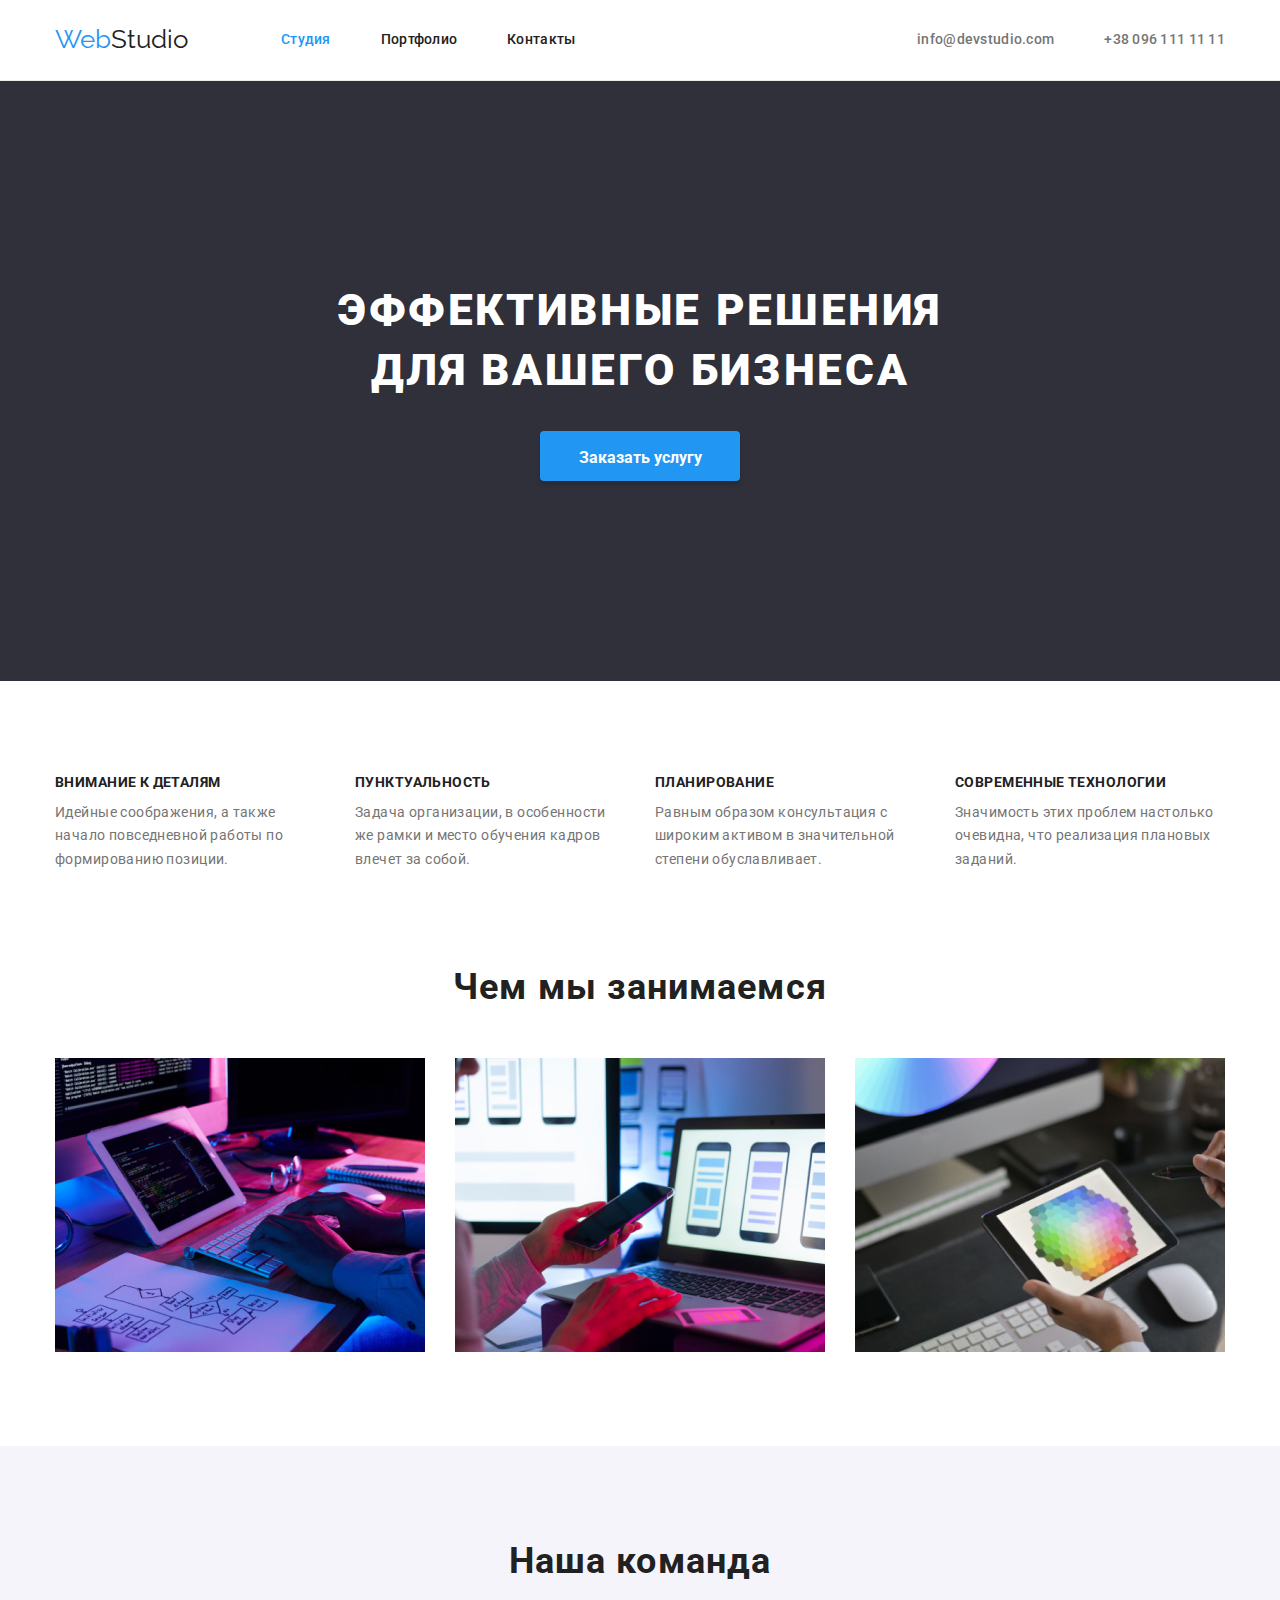
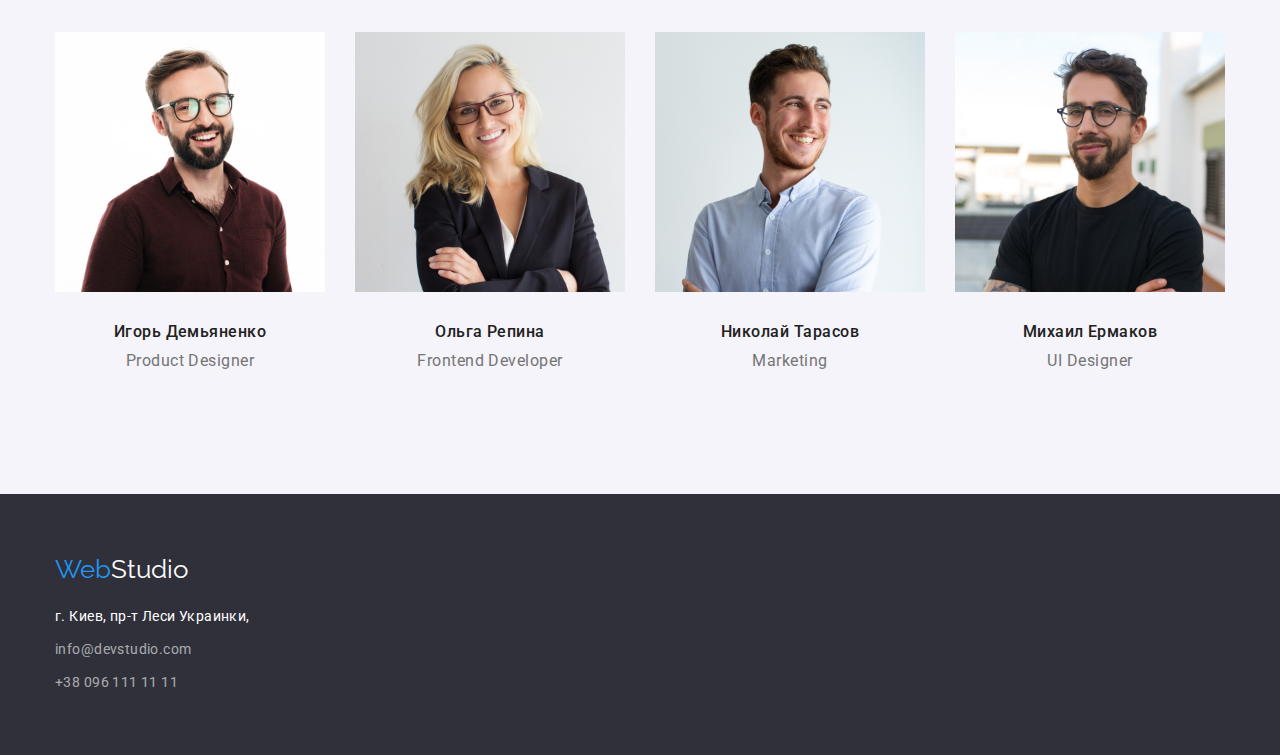
<file: index.html>
<!DOCTYPE html>
<html lang="ru">
  <head>
    <meta charset="UTF-8" />
    <meta http-equiv="X-UA-Compatible" content="IE=edge" />
    <meta name="viewport" content="width=device-width, initial-scale=1.0" />
    <title lang="en">WebStudio</title>
    <link rel="preconnect" href="https://fonts.googleapis.com" />
    <link rel="preconnect" href="https://fonts.gstatic.com" crossorigin />
    <link
      href="https://fonts.googleapis.com/css2?family=Raleway:wght@700&family=Roboto:wght@400;500;700;900&display=swap"
      rel="stylesheet"
    />
    <link
      rel="stylesheet"
      href="https://cdnjs.cloudflare.com/ajax/libs/modern-normalize/1.1.0/modern-normalize.min.css"
    />
    <link rel="stylesheet" href="./css/styles.css" />
  </head>

  <body>
    <!--Шапка сайта-->
    <header class="page-header">
      <div class="container main-nav">
        <nav class="nav-menu">
          <a class="logo-site" href="./index.html"
            ><span class="logo-part">Web</span>Studio</a
          >
          <ul class="list site-nav">
            <li class="item">
              <a class="link-nav current" href="./index.html">Студия</a>
            </li>
            <li class="item">
              <a class="link-nav" href="./portfolio.html">Портфолио</a>
            </li>
            <li class="item"><a class="link-nav" href="">Контакты</a></li>
          </ul>
        </nav>

        <ul class="list contact-nav">
          <li class="item">
            <a class="link-contacts" href="mailto:info@devstudio.com"
              >info@devstudio.com</a
            >
          </li>
          <li class="item">
            <a class="link-contacts" href="tel:+380961111111"
              >+38 096 111 11 11</a
            >
          </li>
        </ul>
      </div>
    </header>

    <main>
      <!--Герой-->
      <section class="section hero">
        <h1 class="hero-title">
          Эффективные решения <br />
          для вашего бизнеса
        </h1>
        <button type="button" class="hero-button">Заказать услугу</button>
      </section>

      <!--Наши достоинства-->

      <section class="values-section">
        <div class="container">
          <h2 class="title visually-hidden">Наши достоинства</h2>
          <ul class="list values">
            <li class="item-values">
              <h3 class="title-values">Внимание к деталям</h3>
              <p class="text-values">
                Идейные соображения, а также начало повседневной работы по
                формированию позиции.
              </p>
            </li>
            <li class="item-values">
              <h3 class="title-values">Пунктуальность</h3>
              <p class="text-values">
                Задача организации, в особенности же рамки и место обучения
                кадров влечет за собой.
              </p>
            </li>
            <li class="item-values">
              <h3 class="title-values">Планирование</h3>
              <p class="text-values">
                Равным образом консультация с широким активом в значительной
                степени обуславливает.
              </p>
            </li>
            <li class="item-values">
              <h3 class="title-values">Современные технологии</h3>
              <p class="text-values">
                Значимость этих проблем настолько очевидна, что реализация
                плановых заданий.
              </p>
            </li>
          </ul>
        </div>
      </section>

      <!--Чем мы занимаемся-->

      <section class="section-doing">
        <div class="container">
          <h2 class="heading-section">Чем мы занимаемся</h2>
          <ul class="list doing">
            <li class="item-doing">
              <img
                src="./images/work_on_laptop.jpg"
                alt="работа на ноутбуке"
                width="370"
              />
            </li>
            <li class="item-doing">
              <img
                src="./images/laptop_and_phone.jpg"
                alt="ноутбук и телефон"
                width="370"
              />
            </li>
            <li class="item-doing">
              <img src="./images/tablet.jpg" alt="планшет" width="370" />
            </li>
          </ul>
        </div>
      </section>

      <!--Наша команда-->

      <section class="section team">
        <div class="container team">
          <h2 class="heading-section">Наша команда</h2>
          <ul class="list team">
            <li class="item-team">
              <img
                src="./images/сотрудник1.jpg"
                alt="сотрудник 1"
                width="270"
              />
              <div class="team-info">
                <h3 class="title-team">Игорь Демьяненко</h3>
                <p class="title-info" lang="en">Product Designer</p>
              </div>
            </li>

            <li class="item-team">
              <img
                src="./images/сотрудница2.jpg"
                alt="сотрудница 2"
                width="270"
              />
              <div class="team-info">
                <h3 class="title-team">Ольга Репина</h3>
                <p class="title-info" lang="en">Frontend Developer</p>
              </div>
            </li>

            <li class="item-team">
              <img
                src="./images/сотрудник3.jpg"
                alt="сотрудник 3"
                width="270"
              />
              <div class="team-info">
                <h3 class="title-team">Николай Тарасов</h3>
                <p class="title-info" lang="en">Marketing</p>
              </div>
            </li>

            <li class="item-team">
              <img
                src="./images/сотрудник4.jpg"
                alt="сотрудник 4"
                width="270"
              />
              <div class="team-info">
                <h3 class="title-team">Михаил Ермаков</h3>
                <p class="title-info" lang="en">UI Designer</p>
              </div>
            </li>
          </ul>
        </div>
      </section>
    </main>

    <!--Контакты-->

    <footer class="footer section">
      <div class="container footer">
        <a class="logo-footer" href="./index.html"
          ><span class="logo-part">Web</span>Studio</a
        >
        <address class="adress">
          <p class="text-adress">г. Киев, пр-т Леси Украинки,</p>
          <ul class="list adress">
            <li class="item-adress">
              <a class="link-adress" href="mailto:info@devstudio.com"
                >info@devstudio.com</a
              >
            </li>
            <li class="item-adress">
              <a class="link-adress" href="tel:+380961111111"
                >+38 096 111 11 11</a
              >
            </li>
          </ul>
        </address>
      </div>
    </footer>
  </body>
</html>
</file>
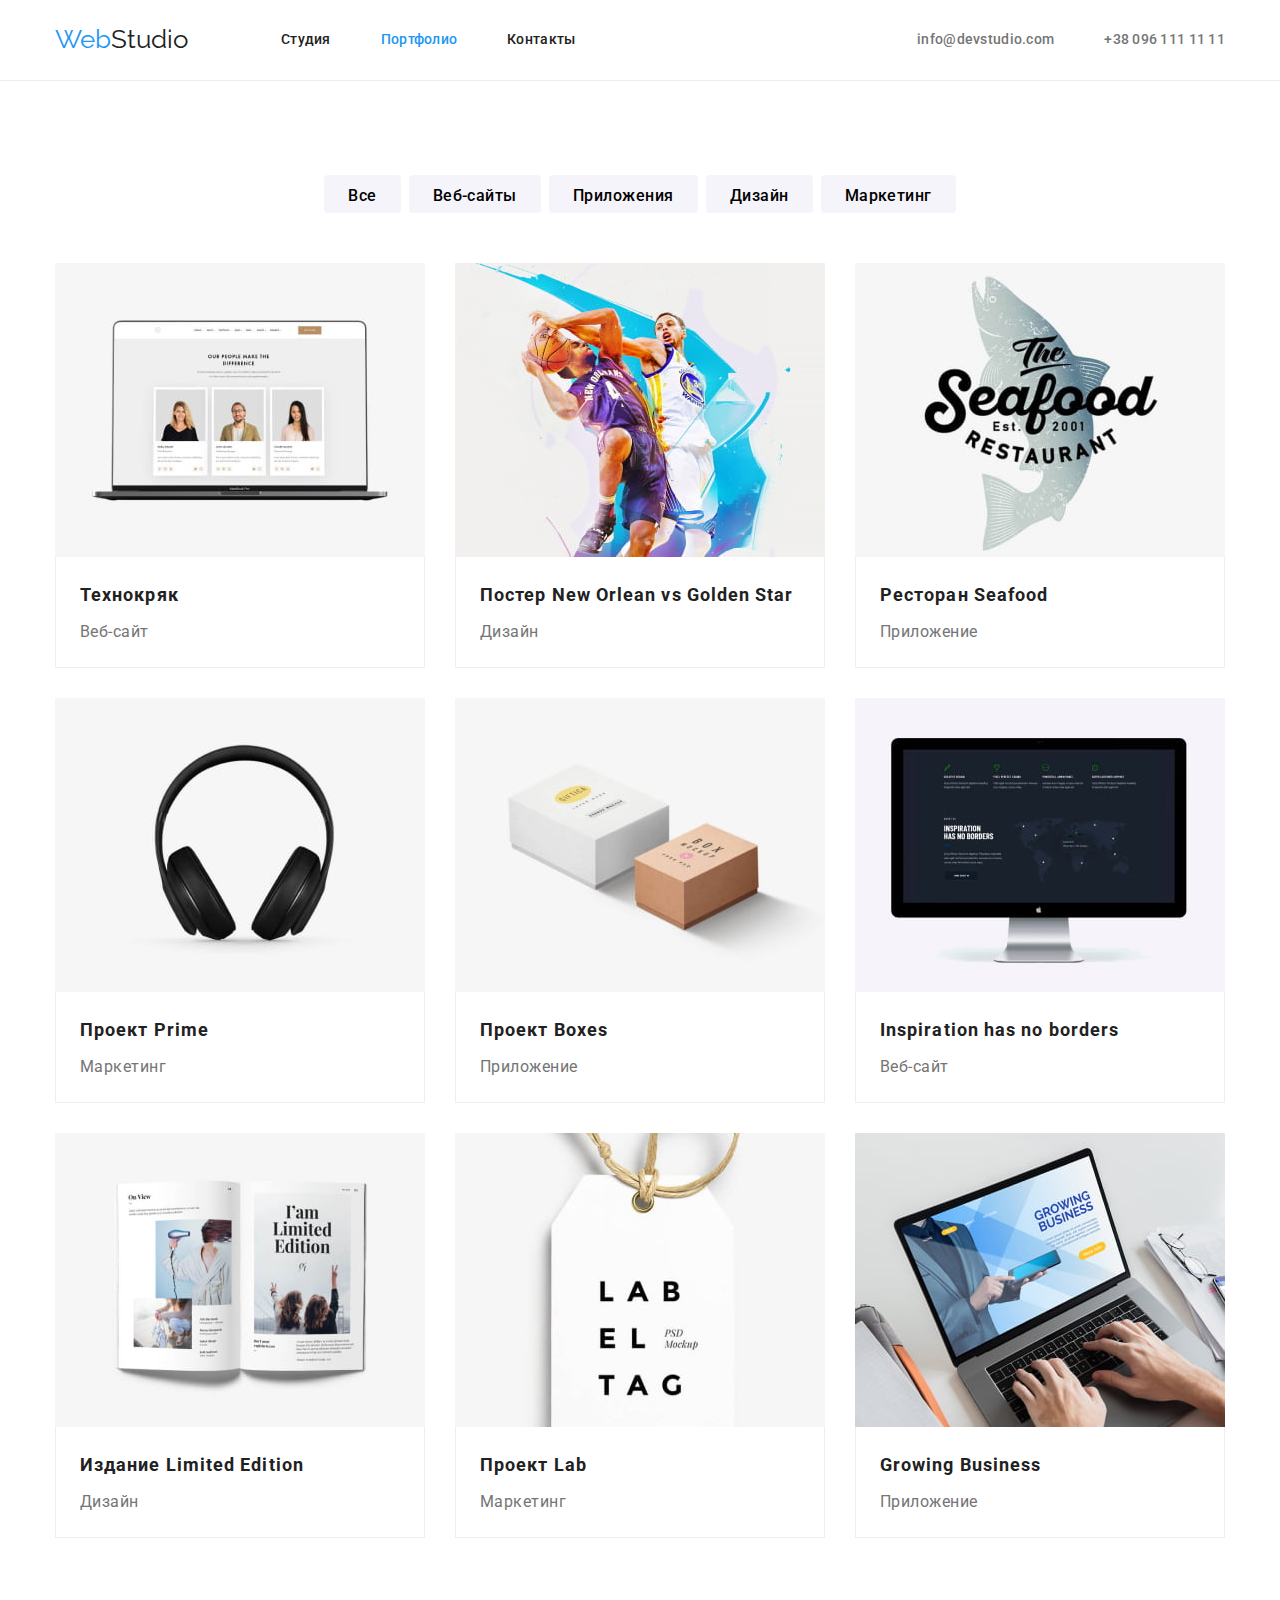
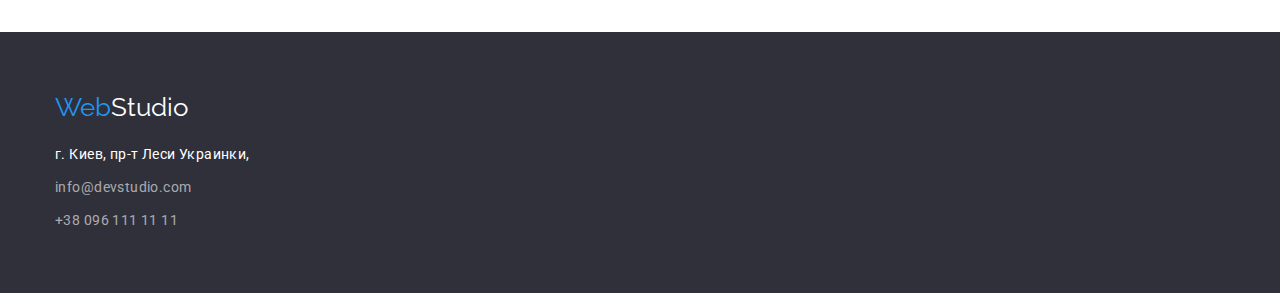
<file: portfolio.html>
<!DOCTYPE html>
<html lang="ru">
  <head>
    <meta charset="UTF-8" />
    <meta http-equiv="X-UA-Compatible" content="IE=edge" />
    <meta name="viewport" content="width=device-width, initial-scale=1.0" />
    <title>Портфолио</title>
    <link rel="preconnect" href="https://fonts.googleapis.com" />
    <link rel="preconnect" href="https://fonts.gstatic.com" crossorigin />
    <link
      href="https://fonts.googleapis.com/css2?family=Raleway:wght@700&family=Roboto:wght@400;500;700;900&display=swap"
      rel="stylesheet"
    />
    <link
      rel="stylesheet"
      href="https://cdnjs.cloudflare.com/ajax/libs/modern-normalize/1.1.0/modern-normalize.min.css"
    />
    <link rel="stylesheet" href="./css/styles.css" />
  </head>

  <body>
    <!--Шапка сайта-->
    <header class="page-header">
      <div class="container main-nav">
        <nav class="nav-menu">
          <a class="logo-site" href="./index.html"
            ><span class="logo-part">Web</span>Studio</a
          >
          <ul class="list site-nav">
            <li class="item">
              <a class="link-nav" href="./index.html">Студия</a>
            </li>
            <li class="item">
              <a class="link-nav current" href="./portfolio.html">Портфолио</a>
            </li>
            <li class="item"><a class="link-nav" href="">Контакты</a></li>
          </ul>
        </nav>

        <ul class="list contact-nav">
          <li class="item">
            <a class="link-contacts" href="mailto:info@devstudio.com"
              >info@devstudio.com</a
            >
          </li>
          <li class="item">
            <a class="link-contacts" href="tel:+380961111111"
              >+38 096 111 11 11</a
            >
          </li>
        </ul>
      </div>
    </header>

    <main>
      <section class="section portfolio">
        <!--Основной контент страницы-->
        <div class="container portfolio">
          <h1 class="title visually-hidden">Наши направления</h1>
          <ul class="list filter">
            <li class="item-filter">
              <button class="btn-filter" type="button">Все</button>
            </li>
            <li class="item-filter">
              <button class="btn-filter" type="button">Веб-сайты</button>
            </li>
            <li class="item-filter">
              <button class="btn-filter" type="button">Приложения</button>
            </li>
            <li class="item-filter">
              <button class="btn-filter" type="button">Дизайн</button>
            </li>
            <li class="item-filter">
              <button class="btn-filter" type="button">Маркетинг</button>
            </li>
          </ul>

          <h2 class="title visually-hidden">Примеры работ</h2>
          <ul class="list works">
            <li class="item work">
              <a class="link-works" href="">
                <img
                  src="./images/portfolio/Технокряк.jpg"
                  alt="веб-сайт Технокряк"
                  width="370"
                />
                <div class="description-work">
                  <h3 class="heding-works">Технокряк</h3>
                  <p class="text-works">Веб-сайт</p>
                </div>
              </a>
            </li>

            <li class="item work">
              <a class="link-works" href="">
                <img
                  src="./images/portfolio/NewOrlean.jpg"
                  alt="дизайн постера баскетбольного матча"
                  width="370"
                />
                <div class="description-work">
                  <h3 class="heding-works">Постер New Orlean vs Golden Star</h3>
                  <p class="text-works">Дизайн</p>
                </div>
              </a>
            </li>
            <li class="item work">
              <a class="link-works" href="">
                <img
                  src="./images/portfolio/Seafood.jpg"
                  alt="приложения ресторана морской еды"
                  width="370"
                />
                <div class="description-work">
                  <h3 class="heding-works">Ресторан Seafood</h3>
                  <p class="text-works">Приложение</p>
                </div>
              </a>
            </li>
            <li class="item work">
              <a class="link-works" href="">
                <img
                  src="./images/portfolio/Prime.jpg"
                  alt="изображение наушников"
                  width="370"
                />
                <div class="description-work">
                  <h3 class="heding-works">Проект Prime</h3>
                  <p class="text-works">Маркетинг</p>
                </div>
              </a>
            </li>
            <li class="item work">
              <a class="link-works" href="">
                <img
                  src="./images/portfolio/Boxes.jpg"
                  alt="иконка приложения боксес"
                  width="370"
                />
                <div class="description-work">
                  <h3 class="heding-works">Проект Boxes</h3>
                  <p class="text-works">Приложение</p>
                </div>
              </a>
            </li>
            <li class="item work">
              <a class="link-works" href="">
                <img
                  src="./images/portfolio/Inspiration.jpg"
                  alt="дизайн журнала"
                  width="370"
                />
                <div class="description-work">
                  <h3 class="heding-works">Inspiration has no borders</h3>
                  <p class="text-works">Веб-сайт</p>
                </div>
              </a>
            </li>

            <li class="item work">
              <a class="link-works" href="">
                <img
                  src="./images/portfolio/Limited.jpg"
                  alt="изображение журнала издания"
                  width="370"
                />
                <div class="description-work">
                  <h3 class="heding-works">Издание Limited Edition</h3>
                  <p class="text-works">Дизайн</p>
                </div>
              </a>
            </li>

            <li class="item work">
              <a class="link-works" href="">
                <img
                  src="./images/portfolio/Lab.jpg"
                  alt="иконка проекта по маркетингу"
                  width="370"
                />
                <div class="description-work">
                  <h3 class="heding-works">Проект Lab</h3>
                  <p class="text-works">Маркетинг</p>
                </div>
              </a>
            </li>

            <li class="item work">
              <a class="link-works" href="">
                <img
                  src="./images/portfolio/Growing.jpg"
                  alt="иконка приложения для бизнеса"
                  width="370"
                />
                <div class="description-work">
                  <h3 class="heding-works">Growing Business</h3>
                  <p class="text-works">Приложение</p>
                </div>
              </a>
            </li>
          </ul>
        </div>
      </section>
    </main>

    <!--Контакты-->
    <footer class="footer section">
      <div class="container footer">
        <a class="logo-footer" href="./index.html"
          ><span class="logo-part">Web</span>Studio</a
        >
        <address class="adress">
          <p class="text-adress">г. Киев, пр-т Леси Украинки,</p>
          <ul class="list adress">
            <li class="item-adress">
              <a class="link-adress" href="mailto:info@devstudio.com"
                >info@devstudio.com</a
              >
            </li>
            <li class="item-adress">
              <a class="link-adress" href="tel:+380961111111"
                >+38 096 111 11 11</a
              >
            </li>
          </ul>
        </address>
      </div>
    </footer>
  </body>
</html>
</file>
<file: css/styles.css>
:root { 
    --primary-text-color: #212121;
    --secondary-text-color:#757575;
    --accent-text-color:#2196F3;
    --primary-background-color:#FFFFFF;
    --secondary-background-color:#2F303A;
}

html {
    box-sizing: border-box;
}

*, 
*::before, 
*::after {
    box-sizing: inherit;
}

body {
    margin: 0;

    font-family: 'Roboto', 'Raleway', sans-serif;
    color: var(--primary-text-color);
    background-color: var(--primary-background-color);  
    
}

.visually-hidden {
    position: absolute;
    width: 1px;
    height: 1px;
    margin: -1px;
    border: 0;
    padding: 0;
    white-space: nowrap;
    clip-path: inset(100%);
    clip: rect(0 0 0 0);
    overflow: hidden;
}

/* Header */

h1,
h2,
h3,
p {
    margin-top: 0;
    margin-bottom: 0;
}

img {
    display: block;
    max-width:100%;
}

.list {
    padding: 0;
    margin: 0;

    list-style: none;
}

.container {
    margin-left: auto;
    margin-right: auto;
    padding-left: 15px;
    padding-right: 15px;
    width: 1200px;
}


.page-header {
    border-bottom: 1px solid #ECECEC;
   
}

.main-nav {
    display: flex;
    align-items: center;
}

.nav-menu {
    display: flex;
    align-items: center;
}

.list.site-nav {
    display: flex;
    margin-left: 93px;
}

.site-nav .item + .item {
  margin-left: 50px;
}

.list.contact-nav {
    margin-left: auto;
    display: flex;
}

.contact-nav .item + .item {
    margin-left: 50px;
}

.logo-site {
    font-family: 'Raleway',
    sans-serif;
    font-size: 26px;
    line-height: 1.2;
    color: var(--primary-text-color);
    text-decoration: none;
}

.logo-part {
    color:#2196F3;
}



.link-nav  {
    display: block;
    padding-top: 32px;
    padding-bottom: 32px;

    font-size: 14px;
    font-weight: 500;
    text-decoration: none;
    line-height: 1.14;
    letter-spacing: 0.02em;
    color:var(--primary-text-color);
}

.list .link-nav.current {
    color:#2196F3
}

.link-nav:hover, 
.link-nav:focus,
.link-contacts:hover,
.link-contacts:focus,
.link-adress:hover,
.link-adress:focus
 {
    color:var(--accent-text-color)
}

 .link-contacts {
    display: block;
    padding-top: 32px;
    padding-bottom: 32px;

    font-weight: 500;
    font-size: 14px;
    line-height: 1.14;
    letter-spacing: 0.02em;
    text-decoration: none;
     color:var(--secondary-text-color)
 }

 /* Секция герой */

 .section.hero {
     padding-top: 200px;
     padding-bottom: 200px;
     text-align: center;

     background-color: var(--secondary-background-color);  
    }
 


 .hero-title {
    margin-top: 0;
    margin-bottom: 30px;

    font-weight: 900;
    font-size: 44px;
    line-height: 1.36;
    letter-spacing: 0.06em;
    text-transform: uppercase;
    color:#FFFFFF; 
 }

 .hero-button {
    min-width: 200px;
    height: 50px;
    padding: 10px 32px;
    border-radius: 4px;

    box-shadow: 0px 4px 4px rgba(0, 0, 0, 0.15);
    font-family: inherit;
    font-weight: 700;
    font-size: 16px;
    line-height: 1.88;
    background-color: #2196F3;
    border-color: transparent;
    color: #FFFFFF;
    cursor: pointer;
 }


 /* Наши достоинства */

 .values-section {
     padding-top: 94px;
     padding-bottom: 94px;
 }


 .list.values {
     display: flex;
     flex-wrap: wrap;
 }

.item-values {
    width: 270px;
    margin-right: 30px;
}

.item-values:nth-child(4n) {
    margin-right: 0;
}

 .title-values {
    margin-bottom: 10px;

    font-weight: 700;
    font-size: 14px;
    line-height: 1.14;
    letter-spacing: 0.03em;
    text-transform: uppercase;
    color: var(--primary-text-color);
 }

 .text-values {
    font-size: 14px;
    line-height: 1.7;
    letter-spacing: 0.03em;
    color: var(--secondary-text-color);
 }


 /* Чем мы занимаемся */



 .section-doing {
     padding-bottom: 94px;
 }

 .heading-section {
    margin-top: 0;
    margin-bottom: 50px;
    text-align: center;

    font-weight: 700;
    font-size: 36px;
    line-height: 1.17;
    letter-spacing: 0.03em;
    color: var(--primary-text-color);
 }

 .list.doing {
    display: flex;
    flex-wrap: wrap;
 }

.item-doing {
    margin-right: 30px;
}


.picture {
    display: block;
}


.item-doing:nth-child(3n) {
    margin-right: 0;
}



 /* Наша команда */
.section.team {
    text-align: center;
    padding-top: 94px;
    padding-bottom: 94px;

    background-color: #F5F4FA;
   
}

 .title-team {
    margin-bottom: 10px;

    font-weight: 500;
    font-size: 16px;
    line-height: 1.19;
    letter-spacing: 0.03em;
    color: var(--primary-text-color);
 }

 .list.team {
    display: flex;
    flex-wrap: wrap;
 }

 .team-info {
     padding-top: 30px;
     padding-bottom: 30px;
 }

 .item-team {
     margin-right: 30px;
 }

 .item-team:nth-child(4n) {
     margin-right: 0;
 }

 .title-info {
    font-size: 16px;
    line-height: 1.19;
    letter-spacing: 0.03em;
    color: var(--secondary-text-color);
 }

 /* Footer */
 .footer.section {
    padding-top: 60px;
    padding-bottom: 60px;
     background-color: var(--secondary-background-color);
 }

 
.logo-footer {
    display: inline-block;
    margin-bottom: 20px;

    font-family: 'Raleway', sans-serif;
    font-size: 26px;
    line-height: 1.2;
    color: #FFFFFF;
    text-decoration: none;
}

/* Контакты */

.adress {
    font-style: normal;
}

.text-adress {
    margin-bottom: 9px;

    font-size: 14px;
    line-height: 1.7;
    letter-spacing: 0.03em;
    color: #FFFFFF;
}

.link-adress {
    display: inline-block;

    font-size: 14px;
    line-height: 1.7;
    letter-spacing: 0.03em;
    color: rgba(255, 255, 255, 0.6);
    text-decoration: none;
}

.item-adress:not(:last-child) {
    margin-bottom: 9px;
}

/* Страница Портфолио */

.section.portfolio {
    padding-top: 94px;
    padding-bottom: 94px;
}


.list.filter {
    
    display: flex;  
    margin-bottom: 50px;
    justify-content: center;

}

.btn-filter {    
padding: 6px 22px;
min-width: 73px;
border-radius: 4px;

height: 38px;
border-color: transparent;
background: #F5F4FA;   
font-family: inherit;
font-weight: 500;
font-size: 16px;
line-height: 1.6;
letter-spacing: 0.03em;
cursor: pointer;
}


.item-filter:not(:last-child) {
    margin-right:8px;
}


.btn-filter:hover,
.btn-filter:focus {
    background-color: #2196F3;
    color: #FFFFFF;   
} 

.list.works {
display: flex;
flex-wrap: wrap;
}

.item.work {
margin-right: 30px;
margin-bottom: 30px;
}

.item.work:nth-child(3n) {
    margin-right: 0;
}

.item.work:nth-last-child(-n + 3 ) {
    margin-bottom: 0;
}

.link-works {
    text-decoration: none;
}

.heding-works {
    margin-bottom: 4px;
    
    font-weight: 700;
    font-size: 18px;
    line-height: 2;
    letter-spacing: 0.06em;
    color:#212121;
}

.text-works {
    font-size: 16px;
    line-height: 1.88;
    letter-spacing: 0.03em;
    color:#757575;
}

.description-work {
 padding-top: 20px;
 padding-right: 24px;
 padding-bottom: 20px;
 padding-left: 24px;
 border-right: 1px solid #EEEEEE; 
 border-bottom: 1px solid #EEEEEE; 
 border-left: 1px solid #EEEEEE; 
}
</file>
